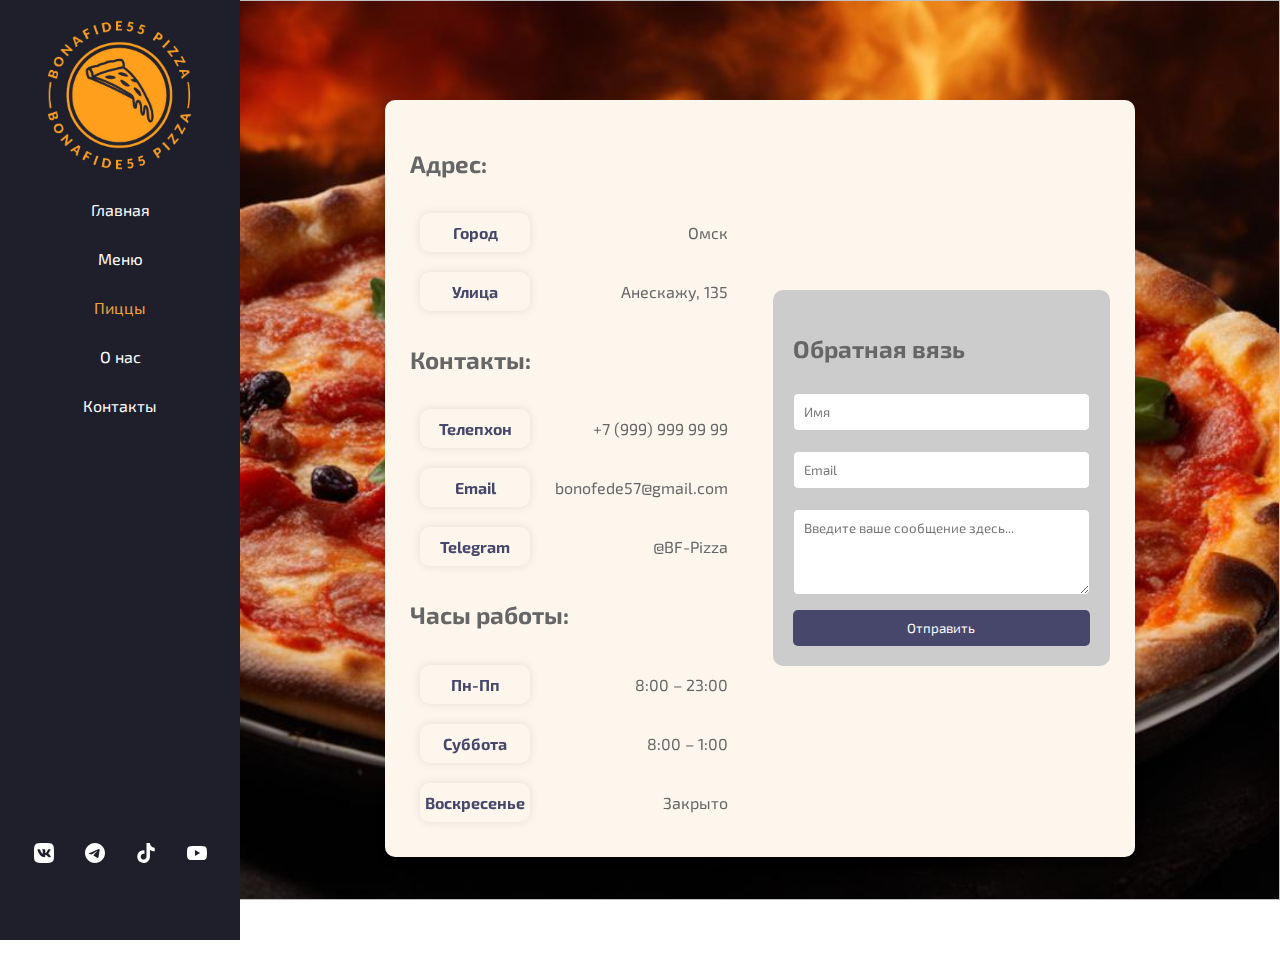
<file: contact.html>
<!DOCTYPE html>
<html lang="ru">
<head>
    <meta charset="UTF-8">
    <meta name="viewport" content="width=device-width, initial-scale=1.0">
    <title>Контакты - BonaFide Pizza</title>
    <link rel="stylesheet" href="style.css">
</head>
<body>
    <img class="fon-fixed">
    <header>
        <nav>
            <div class="popup">
                <img src="img\logo.png" alt="Логотип" id="logo" onclick="logo()"/>
                <div class="stobi-bilo"></div>
                <button class="btn" onclick="toggleMenu()">
                    <span id="bar1"></span>
                    <span id="bar2"></span>
                    <span id="bar3"></span>
                </button>
            
                    
                </div>
                <div class="popup-menu" id="popupMenu">
                    <a href="index.html">Главная</a>
                    <a href="menu1.html">Меню</a>
                    <a href="pizza.html" style="color: #f2a341;">Пиццы</a>
                    <a href="info.html">О нас</a>
                    <a href="contact.html">Контакты</a>
                </div>
            </div>
            <img class="menu-desk" src="img\logo.png" alt="Логотип" id="logo" onclick="logo()"/>
            <a class="menu-desk" href="index.html">Главная</a>
            <a class="menu-desk" href="menu1.html">Меню</a>
            <a class="menu-desk" href="pizza.html" style="color: #f2a341;">Пиццы</a>
            <a class="menu-desk" href="info.html">О нас</a>
            <a class="menu-desk" href="#">Контакты</a>
    
            <div class="icon-buttons">
                <button>
                    <img width="20px" height="20px" src="icon/Vk-white.svg"/>
                </button>
                <button>
                    <img width="20px" height="20px" src="icon/telegram-white.svg"/>
                </button>
                <button>
                    <img width="20px" height="20px" src="icon/tik-tok-white.svg"/>
                </button>
                <button>
                    <img width="20px" height="20px" src="icon/youtube-white.svg"/>
                </button>
            </div>
        </nav>
    </header>

    <main>
        <div class="contactdiv">
            <div class="contact-info">

                <h2>Адрес:</h2>
                
                <div class="info-rov">
                    <div class="row-contact">
                        <div class="box-contact">Город</div>
                        <div class="number">Омск</div>
                    </div>

                    <div class="row-contact">
                        <div class="box-contact">Улица</div>
                        <div class="number">Анескажу, 135</div>
                    </div>

                </div>

                <h2>Контакты:</h2>

                <div class="info-rov">
                    <div class="row-contact">
                        <div class="box-contact">Телепхон</div>
                        <div class="number">+7 (999) 999 99 99</div>
                    </div>

                    <div class="row-contact">
                        <div class="box-contact">Email</div>
                        <div class="number">bonofede57@gmail.com</div>
                    </div>

                    <div class="row-contact">
                        <div class="box-contact">Telegram</div>
                        <div class="number">@BF-Pizza</div>
                    </div>
                </div>
                    
                <h2>Часы работы:</h2>

                <div class="info-rov">
                    <div class="row-contact">
                        <div class="box-contact">Пн-Пп</div>
                        <div class="number">8:00 – 23:00</div>
                    </div>

                    <div class="row-contact">
                        <div class="box-contact">Суббота</div>
                        <div class="number">8:00 – 1:00</div>
                    </div>

                    <div class="row-contact">
                        <div class="box-contact">Воскресенье</div>
                        <div class="number">Закрыто</div>
                    </div>
                </div>

            </div>

            <div class="contact-forma">
                <div class="feedback-form">
                    <h2>Обратная вязь</h2>
                    <div class="form">
                       
                        <input placeholder="Имя" type="text">
            
                      
                        <input placeholder="Email" type="email" id="email" name="email" disabled>
            
    
                        <textarea placeholder="Введите ваше сообщение здесь..." id="message" rows="4"></textarea>

                        <button class="btn2">Отправить</button>
                    </div>
                        
                    
                </div>
            </div>
        </div>
    </main>

    <footer>
        <div class="icon-footer">
            <button>
                <img width="25px" height="25px" src="icon/Vk-white.svg"/>
            </button>
            <button>
                <img width="25px" height="25px" src="icon/telegram-white.svg"/>
            </button>
            <button>
                <img width="25px" height="25px" src="icon/tik-tok-white.svg"/>
            </button>
            <button>
                <img width="25px" height="25px" src="icon/youtube-white.svg"/>
            </button>
        </div>
    </footer>

    <script src="script.js" defer></script>
</body>
</html>
</file>
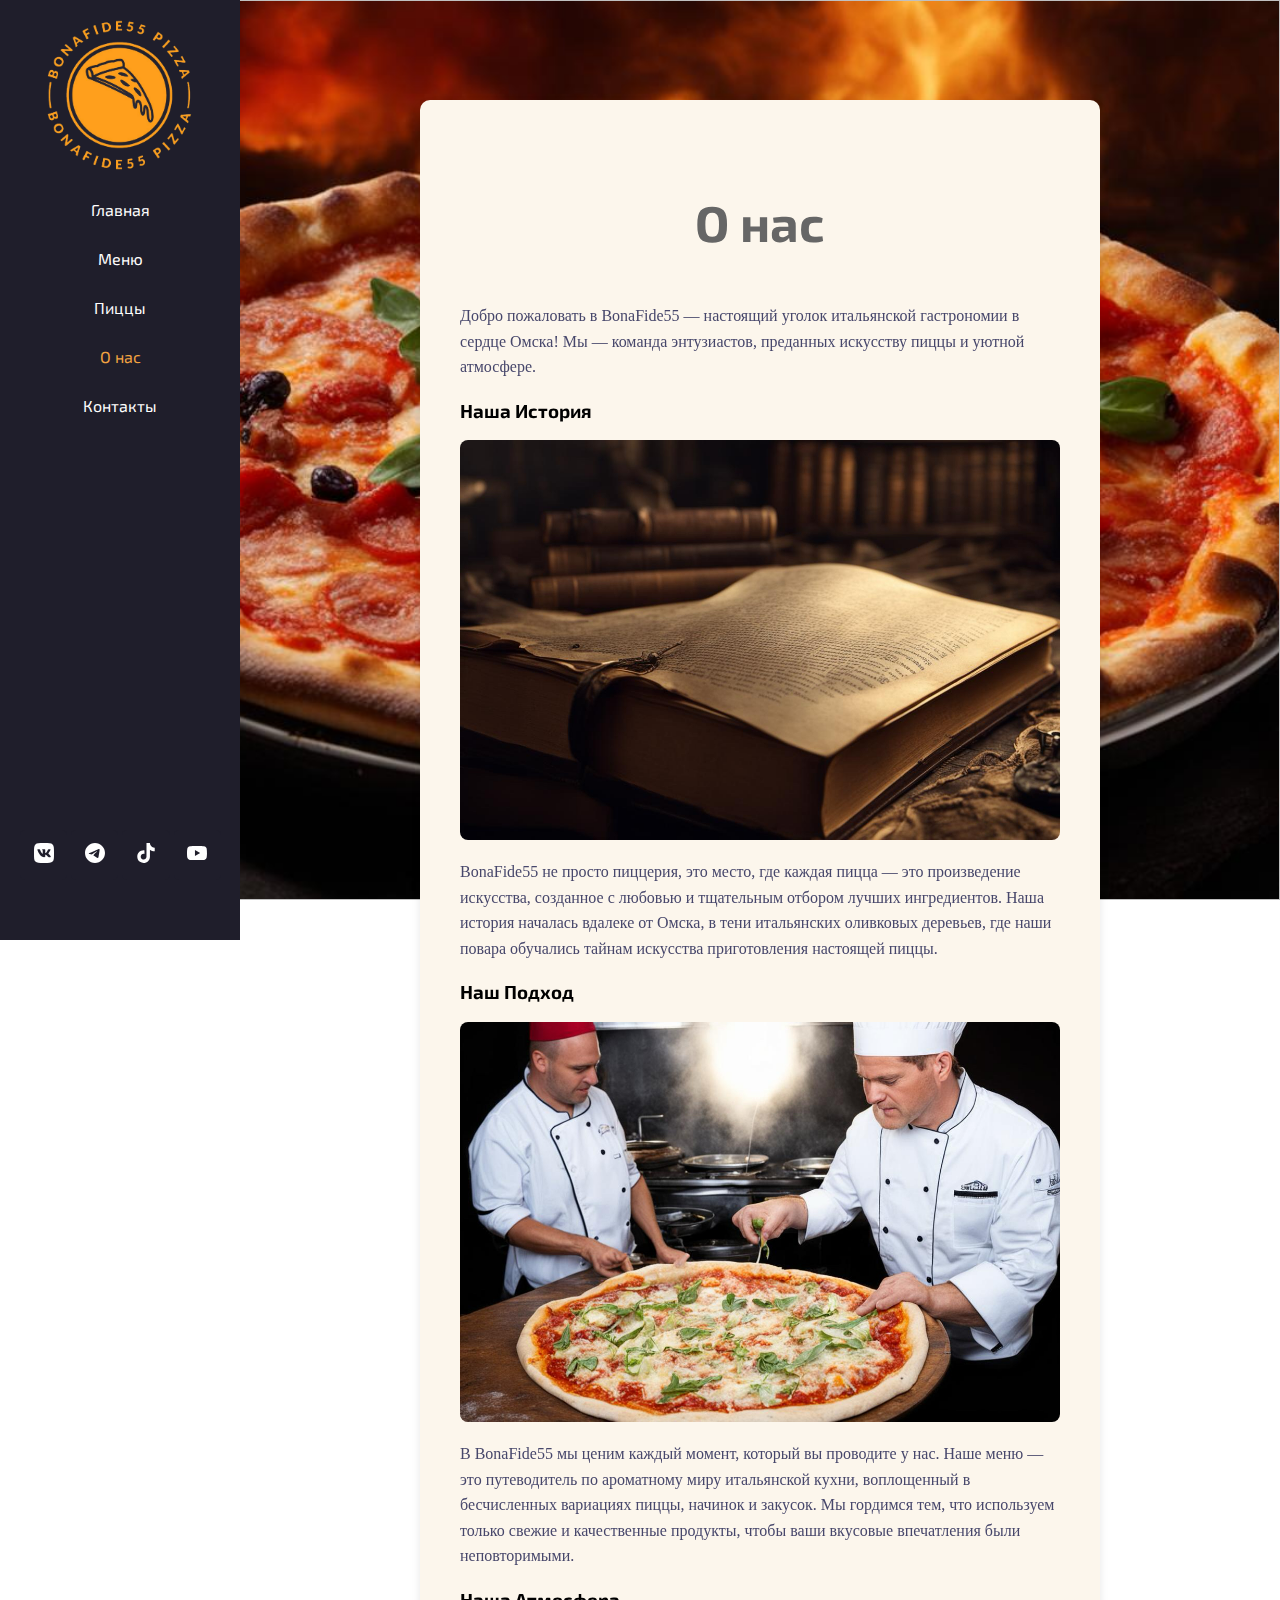
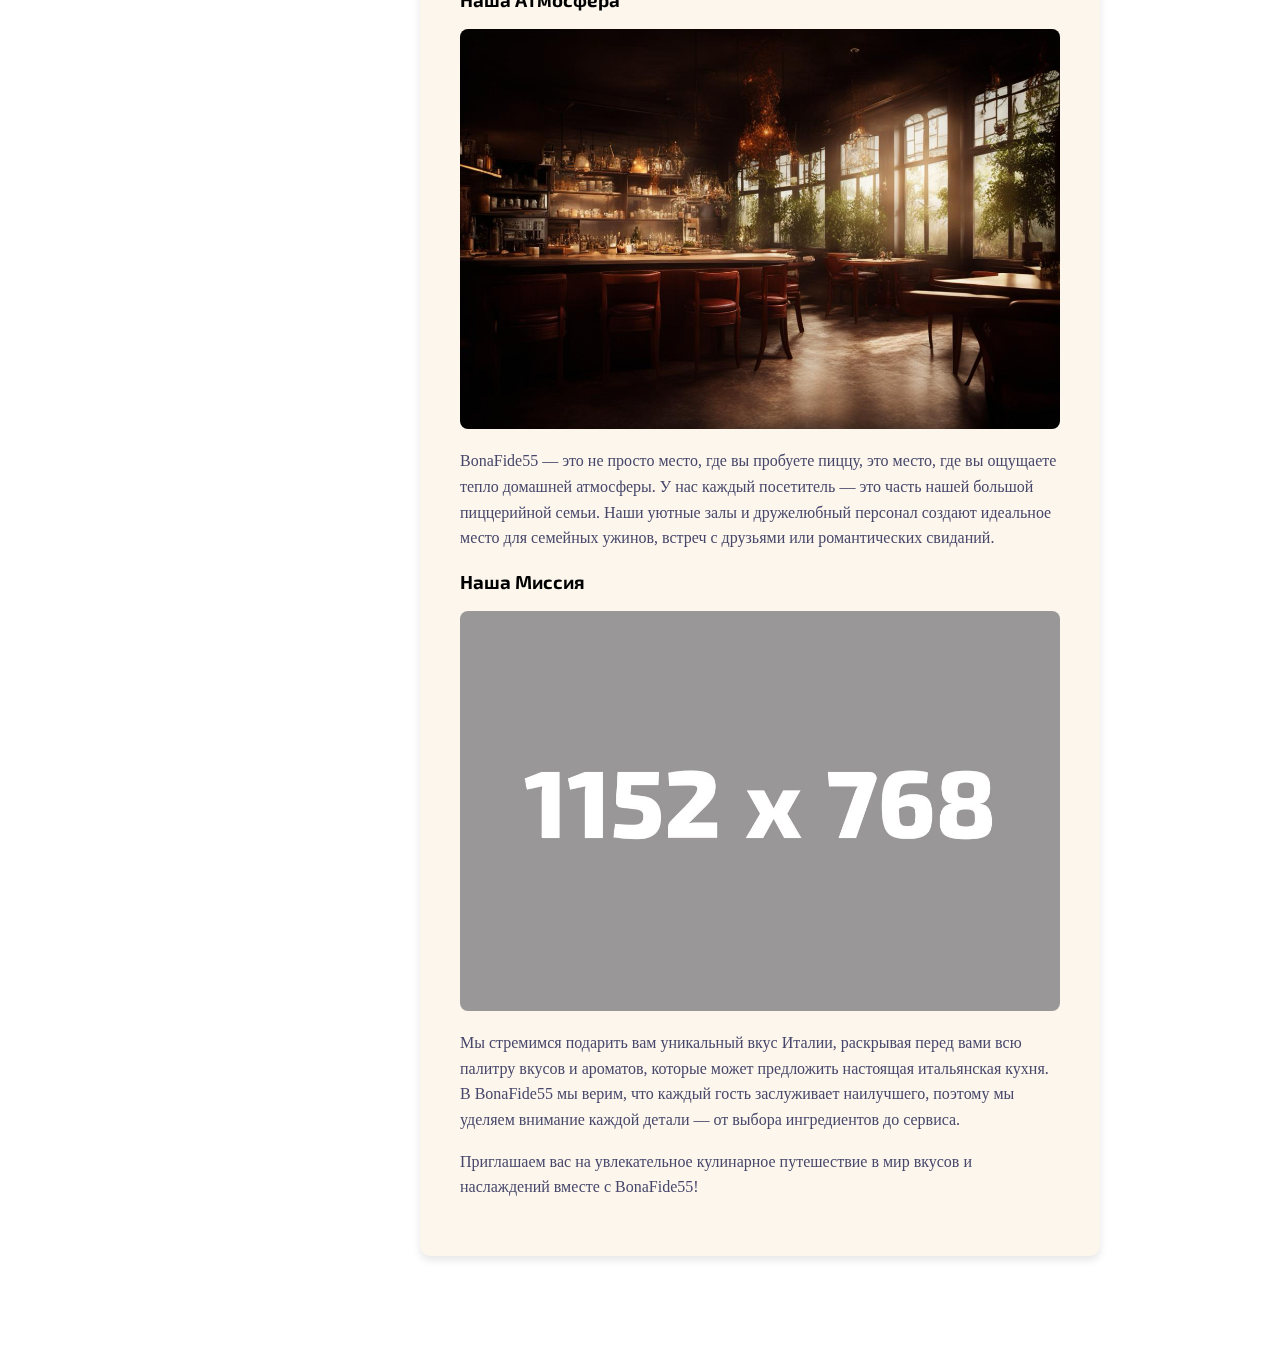
<file: info.html>
<!DOCTYPE html>
<html lang="ru">
<head>
    <meta charset="UTF-8">
    <meta name="viewport" content="width=device-width, initial-scale=1.0">
    <title>О нас - BonaFide Pizza</title>
    <link rel="stylesheet" href="style.css">
    <link rel="icon" href="img/favicon.png" type="image/png">
</head>
<body>
    <img class="fon-fixed">
    <header>
        <nav>
            <div class="popup">
                <img src="img\logo.png" alt="Логотип" id="logo" onclick="logo()"/>
                <div class="stobi-bilo"></div>
                <button class="btn" onclick="toggleMenu()">
                    <span id="bar1"></span>
                    <span id="bar2"></span>
                    <span id="bar3"></span>
                </button>
            
                    
                </div>
                <div class="popup-menu" id="popupMenu">
                    <a href="index.html">Главная</a>
                    <a href="menu1.html">Меню</a>
                    <a href="pizza.html">Пиццы</a>
                    <a href="info.html" style="color: #f2a341;">О нас</a>
                    <a href="contact.html">Контакты</a>
                </div>
            </div>
            <img class="menu-desk" src="img\logo.png" alt="Логотип" id="logo" onclick="logo()"/>
            <a class="menu-desk" href="index.html">Главная</a>
            <a class="menu-desk" href="menu1.html">Меню</a>
            <a class="menu-desk" href="pizza.html">Пиццы</a>
            <a class="menu-desk" href="info.html"style="color: #f2a341;">О нас</a>
            <a class="menu-desk" href="contact.html">Контакты</a>
    
            <div class="icon-buttons">
                <button>
                    <img width="20px" height="20px" src="icon/Vk-white.svg"/>
                </button>
                <button>
                    <img width="20px" height="20px" src="icon/telegram-white.svg"/>
                </button>
                <button>
                    <img width="20px" height="20px" src="icon/tik-tok-white.svg"/>
                </button>
                <button>
                    <img width="20px" height="20px" src="icon/youtube-white.svg"/>
                </button>
            </div>
        </nav>
    </header>

    <main>
        <div class="infodiv">
            <h2>О нас</h2>

            <p>Добро пожаловать в BonaFide55 — настоящий уголок итальянской гастрономии в сердце Омска! Мы — команда энтузиастов, преданных искусству пиццы и уютной атмосфере.</p>
    
            <h3>Наша История</h3>
            <img class="info-img" src="img/istoria.jpeg" alt="Наша История" />
            <p>BonaFide55 не просто пиццерия, это место, где каждая пицца — это произведение искусства, созданное с любовью и тщательным отбором лучших ингредиентов. Наша история началась вдалеке от Омска, в тени итальянских оливковых деревьев, где наши повара обучались тайнам искусства приготовления настоящей пиццы.</p>
    
            <h3>Наш Подход</h3>
            <img class="info-img" src="img/podhod.jpeg" alt="Наш Подход" />
            <p>В BonaFide55 мы ценим каждый момент, который вы проводите у нас. Наше меню — это путеводитель по ароматному миру итальянской кухни, воплощенный в бесчисленных вариациях пиццы, начинок и закусок. Мы гордимся тем, что используем только свежие и качественные продукты, чтобы ваши вкусовые впечатления были неповторимыми.</p>
    
            <h3>Наша Атмосфера</h3>
            <img class="info-img" src="img/atmosfera.jpeg" alt="Наша Атмосфера" />
            <p>BonaFide55 — это не просто место, где вы пробуете пиццу, это место, где вы ощущаете тепло домашней атмосферы. У нас каждый посетитель — это часть нашей большой пиццерийной семьи. Наши уютные залы и дружелюбный персонал создают идеальное место для семейных ужинов, встреч с друзьями или романтических свиданий.</p>
    
            <h3>Наша Миссия</h3>
            <img class="info-img" src="img/missia.jpg" alt="Наша Миссия" />
            <p>Мы стремимся подарить вам уникальный вкус Италии, раскрывая перед вами всю палитру вкусов и ароматов, которые может предложить настоящая итальянская кухня. В BonaFide55 мы верим, что каждый гость заслуживает наилучшего, поэтому мы уделяем внимание каждой детали — от выбора ингредиентов до сервиса.</p>
    
            <p>Приглашаем вас на увлекательное кулинарное путешествие в мир вкусов и наслаждений вместе с BonaFide55!</p>
        </div>
    </main>

    <footer>
        <div class="icon-footer">
            <button>
                <img width="25px" height="25px" src="icon/Vk-white.svg"/>
            </button>
            <button>
                <img width="25px" height="25px" src="icon/telegram-white.svg"/>
            </button>
            <button>
                <img width="25px" height="25px" src="icon/tik-tok-white.svg"/>
            </button>
            <button>
                <img width="25px" height="25px" src="icon/youtube-white.svg"/>
            </button>
        </div>
    </footer>

    <script src="script.js" defer></script>
</body>
</html>
</file>
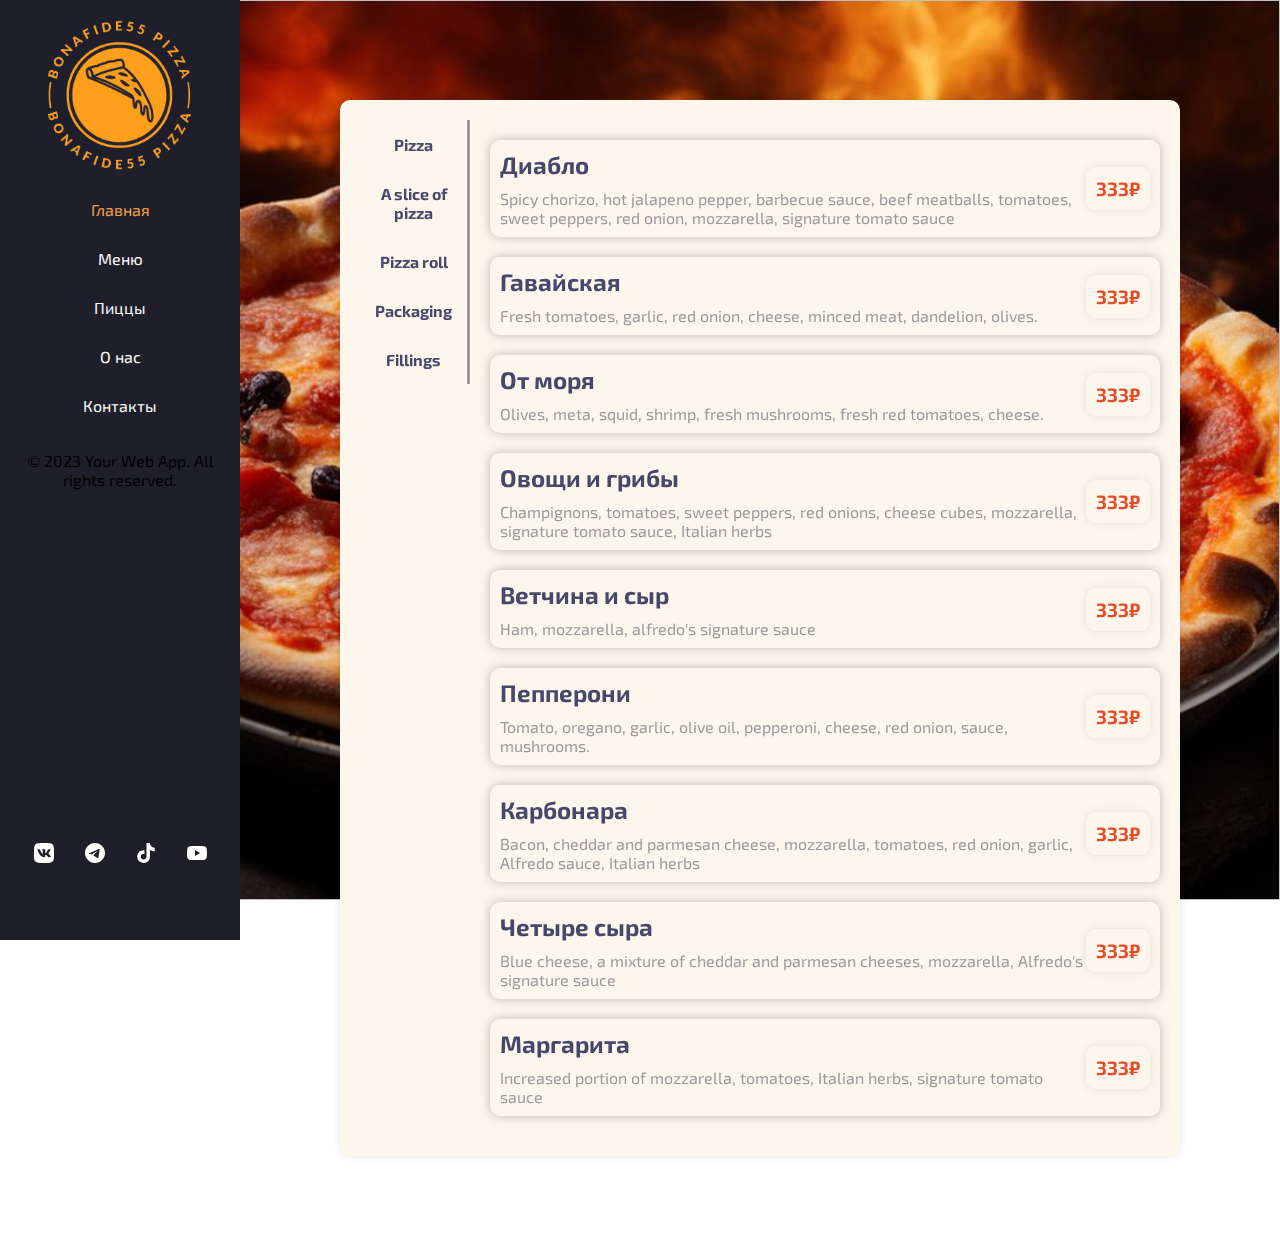
<file: menu.html>
<!DOCTYPE html>
<html lang="ru">
<head>
    <meta charset="UTF-8">
    <meta name="viewport" content="width=device-width, initial-scale=1.0">
    <title>Меню - BonaFide Pizza</title>
    <link rel="stylesheet" href="style.css">
    <link rel="icon" href="img/favicon.png" type="image/png">
</head>
<body>
    <img class="fon-fixed">
    <header>
        <nav>
            <div class="popup">
                <img src="img\logo.png" alt="Логотип" id="logo" onclick="logo()"/>
                <div class="stobi-bilo"></div>
                <button class="btn" onclick="toggleMenu()">
                    <span id="bar1"></span>
                    <span id="bar2"></span>
                    <span id="bar3"></span>
                </button>
            
                    
                </div>
                <div class="popup-menu" id="popupMenu">
                    <a href="index.html">Главная</a>
                    <a href="menu.html"style="color: #f2a341;">Меню</a>
                    <a href="pizza.html">Пиццы</a>
                    <a href="info.html">О нас</a>
                    <a href="contact.html">Контакты</a>
                </div>
            </div>
            <img class="menu-desk" src="img\logo.png" alt="Логотип" id="logo" onclick="logo()"/>
            <a class="menu-desk" href="index.html"style="color: #f2a341;">Главная</a>
            <a class="menu-desk" href="menu.html">Меню</a>
            <a class="menu-desk" href="pizza.html">Пиццы</a>
            <a class="menu-desk" href="info.html">О нас</a>
            <a class="menu-desk" href="#">Контакты</a>
    
            <div class="icon-buttons">
                <button>
                    <img width="20px" height="20px" src="icon/Vk-white.svg"/>
                </button>
                <button>
                    <img width="20px" height="20px" src="icon/telegram-white.svg"/>
                </button>
                <button>
                    <img width="20px" height="20px" src="icon/tik-tok-white.svg"/>
                </button>
                <button>
                    <img width="20px" height="20px" src="icon/youtube-white.svg"/>
                </button>
            </div>
            <p>&copy; 2023 Your Web App. All rights reserved.</p>
        </nav>
    </header>



<main>
        <div class="main-container">
            <div class="horizontal-menu">
                <a href="#" onclick="changeContent('content1', event)">Pizza</a>
                <a href="#" onclick="changeContent('content2', event)">A slice of pizza</a>
                <a href="#" onclick="changeContent('content3', event)">Pizza roll</a>
                <a href="#" onclick="changeContent('content4', event)">Packaging</a>
                <a href="#" onclick="changeContent('content5', event)">Fillings</a>
            </div>
            <div class="content-area" id="div1">
                <div class="content" id="content1">

                    <div class="pod-menu">
                        <div class="pod-menu-name">
                            <h2>Диабло</h2>
                            <p>Spicy chorizo, hot jalapeno pepper, barbecue sauce, beef meatballs, tomatoes, sweet peppers, red onion, mozzarella, signature tomato sauce</p>
                        </div>
                        <div class="box-price"><div class="pod-menu-price">333₽</div></div>
                    </div>

                    <div class="pod-menu">
                        <div class="pod-menu-name">
                            <h2>Гавайская</h2>
                            <p>Fresh tomatoes, garlic, red onion, cheese, minced meat, dandelion, olives.</p>
                        </div>
                        <div class="box-price"><div class="pod-menu-price">333₽</div></div>
                    </div>

                    <div class="pod-menu">
                        <div class="pod-menu-name">
                            <h2>От моря</h2>
                            <p>Olives, meta, squid, shrimp, fresh mushrooms, fresh red tomatoes, cheese.</p>
                        </div>
                        <div class="box-price"><div class="pod-menu-price">333₽</div></div>
                    </div>

                    <div class="pod-menu">
                        <div class="pod-menu-name">
                            <h2>Овощи и грибы</h2>
                            <p>Champignons, tomatoes, sweet peppers, red onions, cheese cubes, mozzarella, signature tomato sauce, Italian herbs</p>
                        </div>
                        <div class="box-price"><div class="pod-menu-price">333₽</div></div>
                    </div>

                    <div class="pod-menu">
                        <div class="pod-menu-name">
                            <h2>Ветчина и сыр</h2>
                            <p>Ham, mozzarella, alfredo's signature sauce</p>
                        </div>
                        <div class="box-price"><div class="pod-menu-price">333₽</div></div>
                    </div>

                    <div class="pod-menu">
                        <div class="pod-menu-name">
                            <h2>Пепперони</h2>
                            <p>Tomato, oregano, garlic, olive oil, pepperoni, cheese, red onion, sauce, mushrooms.</p>
                        </div>
                        <div class="box-price"><div class="pod-menu-price">333₽</div></div>
                    </div>

                    <div class="pod-menu">
                        <div class="pod-menu-name">
                            <h2>Карбонара</h2>
                            <p>Bacon, cheddar and parmesan cheese, mozzarella, tomatoes, red onion, garlic, Alfredo sauce, Italian herbs</p>
                        </div>
                        <div class="box-price"><div class="pod-menu-price">333₽</div></div>
                    </div>

                    <div class="pod-menu">
                        <div class="pod-menu-name">
                            <h2>Четыре сыра</h2>
                            <p>Blue cheese, a mixture of cheddar and parmesan cheeses, mozzarella, Alfredo's signature sauce</p>
                        </div>
                        <div class="box-price"><div class="pod-menu-price">333₽</div></div>
                    </div>

                    <div class="pod-menu">
                        <div class="pod-menu-name">
                            <h2>Маргарита</h2>
                            <p>Increased portion of mozzarella, tomatoes, Italian herbs, signature tomato sauce</p>
                        </div>
                        <div class="box-price"><div class="pod-menu-price">333₽</div></div>
                    </div>
                </div>

                <div class="content" id="content2" style="display: none;">

                    <div class="pod-menu">
                        <div class="pod-menu-name">
                            <h2>Диабло</h2>
                            <p>Острая чоризо, острый перец халапеньо, соус барбекю, митболы из говядины, томаты, сладкий перец, красный лук, моцарелла, фирменный томатный соус</p>
                        </div>
                        <div class="box-price"><div class="pod-menu-price">333₽</div></div>
                    </div>

                    <div class="pod-menu">
                        <div class="pod-menu-name">
                            <h2>Гавайская</h2>
                            <p>Свежие помидоры, чеснок, красный лук, сыр, фарш, одуванчик, оливки.</p>
                        </div>
                        <div class="box-price"><div class="pod-menu-price">62₽</div></div>
                    </div>

                    <div class="pod-menu">
                        <div class="pod-menu-name">
                            <h2>От моря</h2>
                            <p>Оливки, мета, кальмары, креветки, свежие грибы, свежие красные помидоры, сыр.</p>
                        </div>
                        <div class="box-price"><div class="pod-menu-price">79₽</div></div>
                    </div>

                    <div class="pod-menu">
                        <div class="pod-menu-name">
                            <h2>Овощи и грибы</h2>
                            <p>Шампиньоны, томаты, сладкий перец, красный лук, кубики брынзы, моцарелла, фирменный томатный соус, итальянские травы</p>
                        </div>
                        <div class="box-price"><div class="pod-menu-price">59₽</div></div>
                    </div>

                    <div class="pod-menu">
                        <div class="pod-menu-name">
                            <h2>Ветчина и сыр</h2>
                            <p>Ветчина, моцарелла, фирменный соус альфредо</p>
                        </div>
                        <div class="box-price"><div class="pod-menu-price">59₽</div></div>
                    </div>

                    <div class="pod-menu">
                        <div class="pod-menu-name">
                            <h2>Пепперони</h2>
                            <p>Помидор, орегано, чеснок, оливковое масло, пепперони, сыр, красный лук, соус, грибы.</p>
                        </div>
                        <div class="box-price"><div class="pod-menu-price">62₽</div></div>
                    </div>

                    <div class="pod-menu">
                        <div class="pod-menu-name">
                            <h2>Карбонара</h2>
                            <p>Бекон, сыры чеддер и пармезан, моцарелла, томаты, красный лук, чеснок, фирменный соус альфредо, итальянские травы</p>
                        </div>
                        <div class="box-price"><div class="pod-menu-price">79₽</div></div>
                    </div>

                    <div class="pod-menu">
                        <div class="pod-menu-name">
                            <h2>Четыре сыра</h2>
                            <p>Сыр блю чиз, смесь сыров чеддер и пармезан, моцарелла, фирменный соус альфредо</p>
                        </div>
                        <div class="box-price"><div class="pod-menu-price">79₽</div></div>
                    </div>

                    <div class="pod-menu">
                        <div class="pod-menu-name">
                            <h2>Маргарита</h2>
                            <p>Увеличенная порция моцареллы, томаты, итальянские травы, фирменный томатный соус</p>
                        </div>
                        <div class="box-price"><div class="pod-menu-price">59₽</div></div>
                    </div>

                </div>
                <div class="content" id="content3" style="display: none;">

                    <div class="pod-menu">
                        <div class="pod-menu-name">
                            <h2>Диабло</h2>
                            <p>Острая чоризо, острый перец халапеньо, соус барбекю, митболы из говядины, томаты, сладкий перец, красный лук, моцарелла, фирменный томатный соус</p>
                        </div>
                        <div class="roll-vibor">
                            <div class="roll-sh">
                                <div class="kol-sh">3 шт.</div>
                                <div class="pod-menu-price">249₽</div>
                            </div>
                            <div class="roll-sh">
                                <div class="kol-sh">6 шт.</div>
                                <div class="pod-menu-price">359₽</div>
                            </div>
                        </div>
                    </div>

                    <div class="pod-menu">
                        <div class="pod-menu-name">
                            <h2>Четыре сыра</h2>
                            <p>Сыр блю чиз, смесь сыров чеддер и пармезан, моцарелла, фирменный соус альфредо</p>
                        </div>
                        <div class="roll-vibor">
                            <div class="roll-sh">
                                <div class="kol-sh">3 шт.</div>
                                <div class="pod-menu-price">249₽</div>
                            </div>
                            <div class="roll-sh">
                                <div class="kol-sh">6 шт.</div>
                                <div class="pod-menu-price">359₽</div>
                            </div>
                        </div>
                    </div>

                    <div class="pod-menu">
                        <div class="pod-menu-name">
                            <h2>Ветчина и сыр</h2>
                            <p>Ветчина, моцарелла, фирменный соус альфредо</p>
                        </div>
                        <div class="roll-vibor">
                            <div class="roll-sh">
                                <div class="kol-sh">3 шт.</div>
                                <div class="pod-menu-price">249₽</div>
                            </div>
                            <div class="roll-sh">
                                <div class="kol-sh">6 шт.</div>
                                <div class="pod-menu-price">359₽</div>
                            </div>
                        </div>
                    </div>

                    <div class="pod-menu">
                        <div class="pod-menu-name">
                            <h2>Овощи и грибы</h2>
                            <p>Шампиньоны, томаты, сладкий перец, красный лук, кубики брынзы, моцарелла, фирменный томатный соус, итальянские травы</p>
                        </div>
                        <div class="roll-vibor">
                            <div class="roll-sh">
                                <div class="kol-sh">3 шт.</div>
                                <div class="pod-menu-price">249₽</div>
                            </div>
                            <div class="roll-sh">
                                <div class="kol-sh">6 шт.</div>
                                <div class="pod-menu-price">359₽</div>
                            </div>
                        </div>
                    </div>

                </div>
                <div class="content" id="content4" style="display: none;">
                    
                    <div class="pod-menu">
                        <div class="pod-menu-name">
                            <h2>Кусочек</h2>
                            <p>Коробка для одного кусочка пиццы</p>
                        </div>
                        <div class="box-price"><div class="pod-menu-price">22₽</div></div>
                    </div>

                    <div class="pod-menu">
                        <div class="pod-menu-name">
                            <h2>Начинки</h2>
                            <p>Коробка для всех видов дополнительных начинок</p>
                        </div>
                        <div class="box-price"><div class="pod-menu-price">22₽</div></div>
                    </div>

                    <div class="pod-menu">
                        <div class="pod-menu-name">
                            <h2>Семейная</h2>
                            <p>Коробка для большой пиццы на всю семью</p>
                        </div>
                        <div class="box-price"><div class="pod-menu-price">35₽</div></div>
                    </div>

                    <div class="pod-menu">
                        <div class="pod-menu-name">
                            <h2>Стандарт</h2>
                            <p>Коробка для пиццы стандартного размера. Невероятно удобная и стильная!</p>
                        </div>
                        <div class="box-price"><div class="pod-menu-price">30₽</div></div>
                    </div>

                </div>
                <div class="content" id="content5" style="display: none;">
                    
                    <div class="pod-menu">
                        <div class="pod-menu-name">
                            <h2>Овощи</h2>
                            <p>Рукола, кукуруза, петрушка, фасоль, помидоры, перец</p>
                        </div>
                        <div class="box-price"><div class="pod-menu-price">39₽</div></div>
                    </div>

                    <div class="pod-menu">
                        <div class="pod-menu-name">
                            <h2>Соусы</h2>
                            <p>Томатный, Сливочно-чесночный, Барбекю, Песто, Грибной, Альфредо</p>
                        </div>
                        <div class="box-price"><div class="pod-menu-price">29₽</div></div>
                    </div>

                    <div class="pod-menu">
                        <div class="pod-menu-name">
                            <h2>Сыры</h2>
                            <p>Моцарелла, Чеддер, Пармезан, Гауда, Фета</p>
                        </div>
                        <div class="box-price"><div class="pod-menu-price">69₽</div></div>
                    </div>

                </div>
            </div>
        </div>
</main>









    <footer>
        <div class="icon-footer">
            <button>
                <img width="25px" height="25px" src="icon/Vk-white.svg"/>
            </button>
            <button>
                <img width="25px" height="25px" src="icon/telegram-white.svg"/>
            </button>
            <button>
                <img width="25px" height="25px" src="icon/tik-tok-white.svg"/>
            </button>
            <button>
                <img width="25px" height="25px" src="icon/youtube-white.svg"/>
            </button>
            <p>&copy; 2023 Your Web App. All rights reserved.</p>
        </div>
    </footer>

    <script src="script.js" defer></script>
</body>
</html>
</file>
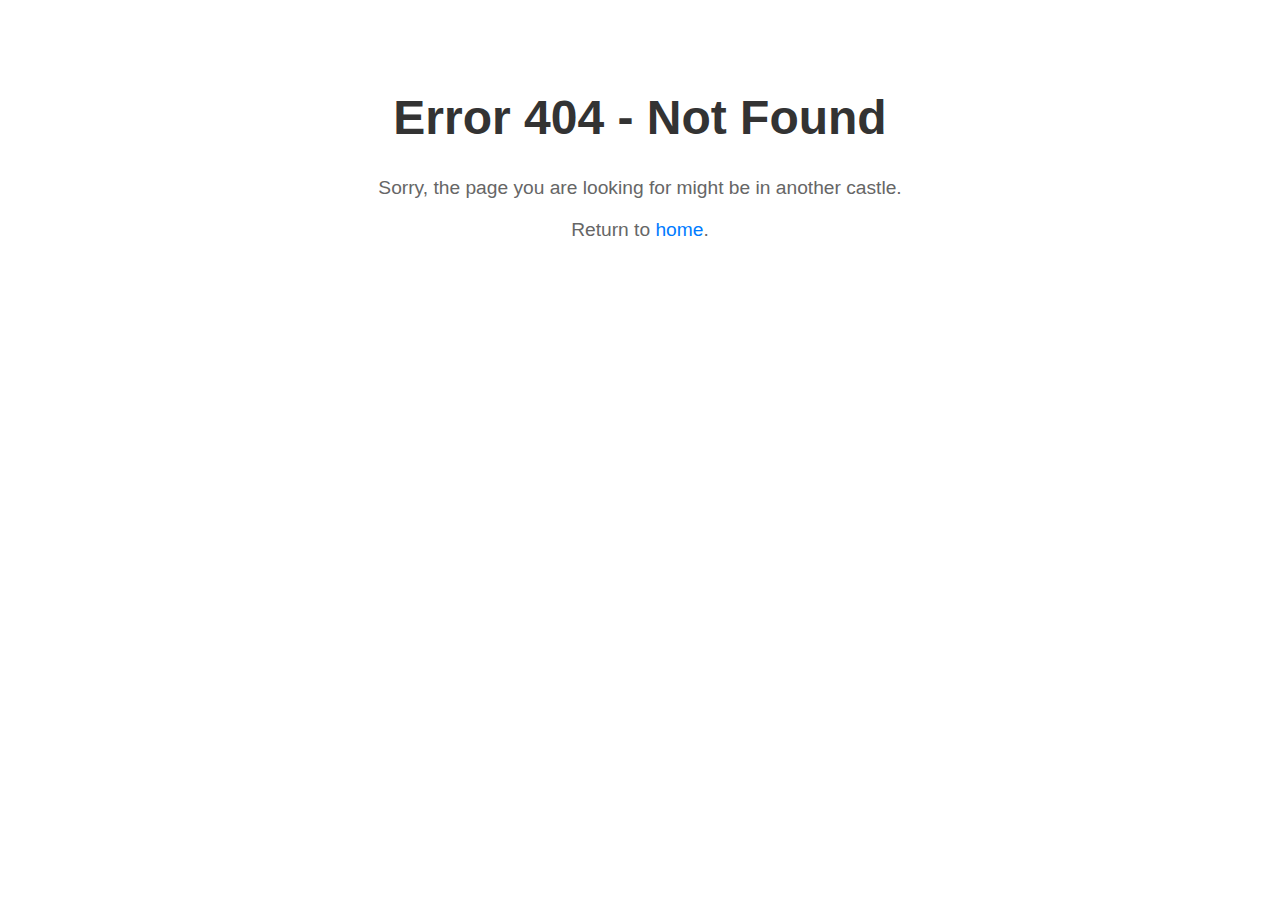
<file: menu1.html>
<!DOCTYPE html>
<html lang="en">
<head>
    <meta charset="UTF-8">
    <meta name="viewport" content="width=device-width, initial-scale=1.0">
    <title>Error 404 - Not Found</title>
    <style>
        body {
            font-family: Arial, sans-serif;
            text-align: center;
            padding: 50px;
        }

        h1 {
            font-size: 3em;
            color: #333;
        }

        p {
            font-size: 1.2em;
            color: #666;
        }

        a {
            color: #007BFF;
            text-decoration: none;
        }

        a:hover {
            text-decoration: underline;
        }
    </style>
</head>
<body>
    <h1>Error 404 - Not Found</h1>
    <p>Sorry, the page you are looking for might be in another castle.</p>
    <p>Return to <a href="index.html">home</a>.</p>
</body>
</html>
</file>
<file: style.css>
@font-face {
    font-family: Exo2;
    src: url(fonts/Exo2-VariableFont_wght.ttf);
}

body {
    font-family: Exo2;
    margin: 0;
    padding: 0;
    overflow-x: hidden;
    box-sizing: border-box;
    height: 100vh;
    
}
header {
    padding: 0;
    margin: 0;
}

/* Добавляем стили для вертикального меню */
nav {
    background-color: #1f1e2b;
    padding: 20px;
    width: 200px;
    height: 100%;
    left: 0;
    top: 0;
    text-align: center;
    display: flex;
    flex-direction: column;
    position: fixed;
    margin: 0;
    z-index: 1;
}
.menu-desk{
    display: flex;
    
    flex-direction: column;
}

.fon-fixed {
    background-image: url(img/diablo.jpg);
    background-size: cover;
    background-repeat: no-repeat;
    background-position: center;
    position: fixed;
    z-index:-1;
    width: 100%;
    height: 100%;
    
}



main {
    padding: 20px;
    margin-left: 240px;
}

section {
    margin-bottom: 20px;
}

footer {
    display: none;
    background-color: #1f1e2b;
    color: #fff;
    text-align: center;
    padding-top: 0.5em;
    padding-bottom: 0.5em;
    position: fixed;
    bottom: 0;
    width: 100%;
    margin: 0;
    
}

#logo {
    display: block;
    width: 150px;/* Задайте ширину логотипа по вашему усмотрению */
    height: 150px;
    margin-bottom: 20px; /* Добавим отступ между логотипом и пунктами меню */
    margin: 0 auto; /* Центрируем логотип с помощью автоматических отступов по горизонтали */
    margin-bottom: 20px;
    cursor: pointer;
}

nav a {
    display: block;
    color: #ffffff;
    text-decoration: none;
    padding: 10px;
    margin-bottom: 10px;
    border-radius: 5px;
    transition: background-color 0.3s;
}

nav a:hover {
    background-color: #f2a341;
}

.icon-footer {
    display: flex;
    align-items: center;
    justify-content: center;
    flex-direction: row;
    width: 100%;
}
.icon-footer button {
    background-color: #1f1e2b;
    color: #fff;
    border: none;
    margin: 0 10px 0;
    padding: 10px;
    width: 45px;
    height: 45px;
    border-radius: 5px;
    cursor: pointer;
    transition: background-color 0.3s;
}

.icon-footer button:hover {
    background-color: #f2a341;
}
.icon-buttons {
    position: fixed;
    bottom: 20px;
}

.icon-buttons button {
    background-color: #1f1e2b;
    color: #fff;
    border: none;
    padding: 13.6px;
    border-radius: 5px;
    cursor: pointer;
    transition: background-color 0.3s;
}

.icon-buttons button:hover {
    background-color: #f2a341;
}
#main-content {
    display: flex;
    background-size: cover;
    background-position: center;
    transition: background-image 1s ease-in-out;
    background-repeat: no-repeat;
    overflow: hidden;
    
}

.container{
    height: 100%;
    margin-left: 240px;
    width: 100%;
    display: flex;
    justify-content: space-evenly;

}
.container-menu{
    height: 100%;
    margin-left: 240px;
    display: flex;

}
.fon-text {
    height: 100%;
    width: 100%;
    display: flex;
    justify-content: center;
    color: #ffffff;
    align-items: center;
    flex-direction: column;
}
.fon-text h1 {
    font-size: 100px;
    font-weight: 700;
    margin: 0;
    color: #f2a341;
    margin-top: -5px;

}
.fon-text p {
    font-size: 90px;
    font-weight: 700;
    margin: 10px;
    text-shadow: 0px 0px 12px rgb(0 0 0 / 69%);
}
.rectangle-box {
    background-color: #1f1e2b;
    padding: 15px;
    border-radius: 100px; 
    box-shadow: 0 0 10px rgba(0, 0, 0, 0.1); 
}
.fon-button {
    justify-content: center;
    flex-direction: row;
    display: flex !important;
    padding-bottom: 40px;
    bottom: 0;
    width: 100%;
    height: 80px;
    position: fixed;
    
}

.fon-button button {
    background-color: #fcf6ec;
    color: #fff;
    border: none;
    padding: 10px;
    margin: 10px;
    border-radius: 100px;
    cursor: pointer;
    transition: background-color 0.3s;
}

.fon-button button:hover {
    background-color: #f2a341;
}
.infodiv {
    background-color: #fcf6ec;
    max-width: 600px;
    margin: 80px auto;
    padding: 40px;
    border-radius: 10px;
    box-shadow: 0 4px 8px rgba(0, 0, 0, 0.1);
    text-align: left;
}
.infodiv p{
    line-height: 1.6;
    color: #47476b;
    font-family: 'Times New Roman', Times, serif;
}
.infodiv h2{
    color: #666;
    line-height: 1.6;
    text-align: center;
    font-size: 50px;
}
.contactdiv {
    background-color: #fcf6ec;
    max-width: 700px;
    margin: 80px auto;
    padding: 25px;
    border-radius: 10px;
    box-shadow: 0 4px 8px rgba(0, 0, 0, 0.1);
    text-align: left;
    display: flex;
    flex-direction: row;
    justify-content: space-between;
}
.contactdiv p{
    line-height: 1.6;
    color: #47476b;
    text-align: left;
}
.contactdiv h2{
    color: #666;
    line-height: 1.6;
    text-align: left;
}
.contact-info{
    width: 50%;
}
.contact-forma{
    width: 50%;
    display: flex;
    align-items: center;
    padding-left: 25px;
}
.row-contact{
    display: flex;
    flex-direction: row;
    margin: 10px;
    justify-content: space-between;
}
.number{
    display: flex;
    align-items: center;
    color: #666;
    padding: 10px;
    white-space: nowrap;
}
.imgcenter{
    text-align: center;
}
.product-container {
    display: flex;
    flex-wrap: wrap;
    justify-content: space-around;
    max-width: 1200px;
    margin: 60px auto;
}

.product {
    background-color: #fcf6ec;
    width: 25%; /* Устанавливаем ширину товара в одном ряду */
    padding: 20px;
    margin: 10px;
    border-radius: 10px;
    box-shadow: 0 4px 8px rgba(0, 0, 0, 0.1);
    text-align: center;
}

.popup{
    display: none;
    
}

.product img {
    max-width: 100%;
    border-radius: 5px;
    margin-bottom: 10px;
}

.product h3 {
    color: #333;
}

.product p {
    color: #666;
    line-height: 1.6;
}

.price {
    font-size: 1.2em;
    font-weight: bold;
    margin-top: 10px;
    color: #e44d26;
}

.pod-menu {
    display: flex;
    margin: 20px 0 20px 0;
    box-shadow: 0 0 11px 0px rgb(0 0 0 / 25%);
    padding: 10px;
    border-radius: 10px;
    justify-content: space-between;
    align-content: space-between;
    align-items: center;
}
.pod-menu-name {
    display: flex;
    flex-direction: column;
    
}
.pod-menu-name h2{
margin: 0 0 10px 0;
color: #47476b;
}
.pod-menu-name p{
margin: 0 0 0 0;
color: #999999;
}
.pod-menu-price {
    display: flex;
    align-items: center;
    color: #e44d26;
    font-size: 1.2em;
    font-weight: bold;
}

.popup-menu{
    display: none;
}
.main-container {
    max-width: 800px;
    padding: 20px;
    background-color:#fcf6ec;
    border-radius: 10px;
    box-shadow: 0 0 10px rgba(0, 0, 0, 0.1);
    display: flex;
    flex-direction: row;
    align-items: flex-start;
    margin: 80px auto;
}

.horizontal-menu {
    display: flex;
    flex-direction: column;
    flex-wrap: wrap;
    justify-content: center;
    border-right-style: outset;
}

.horizontal-menu a {
    text-decoration: none;
    color: #47476b;
    padding: 5px;
    transition: background-color 0.3s;
    margin: 10px;
    text-align: center;
    font-weight: bold;
}

.horizontal-menu a:hover {
    color: #f2a341;
    ;
}

.content-area {
    animation: fadeInOut 0.5s ease-out;
    padding-left: 20px;
}

.roll-vibor {
    flex-direction: column;
    display: flex;
    align-items: center;
    justify-content: center;
}
.roll-sh{
    display: flex;
    align-items: center;
    color: #e44d26;
    font-weight: bold;
    padding: 5px;
    flex-direction: row;
    box-shadow: 0 0 10px rgba(0, 0, 0, 0.1);
    margin: 5px;
    border-radius: 10px;

}
.kol-sh{
    white-space: nowrap;
    font-size: 1.2em;
    padding-top: 5px;
    padding-bottom: 5px;
    padding-right: 10px;
    color: #47476b;
}
.box-price{
    box-shadow: 0 0 10px rgba(0, 0, 0, 0.1);
    padding: 10px;
    border-radius: 10px;
    display: flex;
    justify-content: center;
}
.box-contact{
    box-shadow: 0 0 10px rgba(0, 0, 0, 0.1);
    padding: 10px;
    border-radius: 10px;
    display: flex;
    justify-content: center;
    color: #47476b;
    font-weight: bold;
    width: 90px;
}
.info-rov{
    display: flex;
    flex-direction:column;
    width: 100%;
}
.feedback-form {
    margin: 50px auto;
    padding: 20px;
    background-color: #ccc;
    border-radius: 10px;
    width: 100%;
    color: #fff8f8;
}
.form {
    display: flex;
    flex-direction: column;
}
label {
    margin-top: 10px;
}

input, textarea {
    padding: 10px;
    margin: 5px 0 15px 0;
    border: 1px solid #ccc;
    border-radius: 5px;
    background-color: #fff;
    font-family: 'Exo2';
    color: #47476b;
}
.btn2{
    padding: 10px;
    background-color: #47476b;
    color: #fff;
    border: none;
    border-radius: 5px;
    cursor: pointer;
    transition: background-color 0.3s;
    font-family: Exo2;
}
.btn2:hover {
    background-color: #f2a341;
    ;
}
.info-img {
    max-width: 100%;
    height: auto;
    border-radius: 8px;
}

@keyframes fadeInOut {
    0% {
        opacity: 1;
        transform: scale(1);
    }
    50% {
        opacity: 0;
        transform: scale(0.7);
    }
    100% {
        opacity: 1;
        transform: scale(1);
    }
}

/* Медиа-запрос для адаптации макета на мобильных устройствах */
@media only screen and (max-width: 768px) {
    .product {
        width: 100%; /* На мобильных устройствах ширина товара будет 100% */
    }
    main {
        padding: 20px;
        margin-left: 0;
    }
    .horizontal-menu {
        flex-direction: row;
        align-items: center;
        border-bottom-style: outset;
        border-right-style: none;
    }
    .main-container{
        flex-direction: column;
        align-items: center;
    }
    .content-area {
        animation: fadeInOut 0.5s ease-out;
        padding-left: 0;
        
    }
    .horizontal-menu a {
        margin-bottom: 10px;
    }
    }


@media (max-width: 768px){
    .popup{
        display: flex !important;
        width: 100%;
        height: 100%;
    }

    .fon-text h1 {
        font-size: 50px;
        font-weight: 700;
        margin: 0;
        margin-top: -5px;
    
    }
    .fon-text p {
        font-size: 40px;
        font-weight: 700;
        margin: 10px;
        text-shadow: 0px 0px 12px rgb(0 0 0 / 69%);
    }

    nav {
        display:flex;
        background-color: #1f1e2b;
        padding: 0 !important;
        width: 100%;
        height: 80px;
        left: 0;
        top: 0;
        text-align: center;
        display: flex;
        position: fixed;
    }
    
    .popup-menu {
        display: flex !important;
        flex-direction: column;
        background-color: #1f1e2b;
        color: #ffffff;
        padding: 10px;
        z-index: -1;
        margin-top: -245px;
        transition: margin-top 1s;
        font-family:Impact, Haettenschweiler, 'Arial Narrow Bold', sans-serif
    }

    .stobi-bilo{
        background-color: #1f1e2b;
        height: 100%;
        width: 100%;
        display: flex;
    }

    .popup-menu a {
        color: #ffffff;
        text-decoration: none;
        display: block;
        padding: 8px;
        z-index: -1;
        transition: background-color 0.3s;
    }

    .popup-menu a:hover {
        background-color: #555;
    }
    #logo {
        display: block;
        width: 60px;/* Задайте ширину логотипа по вашему усмотрению */
        height: 60px;
        padding: 10px;
        margin: 0 auto;
        margin-left: 10px; /* Центрируем логотип с помощью автоматических отступов по горизонтали */
        cursor: pointer;
    }
    .icon-buttons{
        display: none !important;
    }
    .menu-desk{
        display: none !important;
    }
    footer {
        display: flex !important;
    }
    .fon-button {
        justify-content: center;
        flex-direction: row;
        display: flex !important;
        padding-bottom: 100px;
        bottom: 0;
        width: 100%;
        height: 80px;
        position: fixed;
    }
    .container{
        height: 100%;
        margin-left: 0;
        width: 100%;
        display: flex;
        justify-content: space-evenly;
    }

    .btn {
        background: none;
        border: none;
        cursor: pointer;
        display: flex;
        flex-direction: column;
        align-items: center;
        justify-content: center;
        height: 30px;
        margin: 22px 30px 0 0;
        background-color: #1f1e2b;
    }
    
    #bar1, #bar2, #bar3 {
        background-color: #f2a341;
        height: 4px;
        width: 30px;
        margin: 3px 0;
        transition: width 0.4s;
        transition: 0.4s; /* Добавляем анимацию перехода */
    }

    .btn.active #bar1 {
        transform: rotate(-45deg) translate(-6px, 7px);
    }
    
    .btn.active #bar2 {
        opacity: 0;
    }
    
    .btn.active #bar3 {
        transform: rotate(45deg) translate(-6px, -7px);
    }
    .pod-menu {
        flex-direction: column;
        display: flex;
        align-items: center;
    }
    .roll-vibor {
        flex-direction: row;
        justify-content: space-around;
    }
    .pod-menu-name h2 {
        text-align: center;
    }
    .pod-menu-name p {
        text-align: center;
        margin-bottom: 10px;
    }
    .pod-menu-price {
        justify-content: center;
    }
    .contactdiv {
        flex-direction: column;
        padding: 10px;
    }
    .contact-info {
        width: 100%;
        display: flex;
        flex-direction: column;
        align-items: center;
    }
    .contact-forma {
        width: 100%;
        padding-left: 0;
    }
}
</file>
